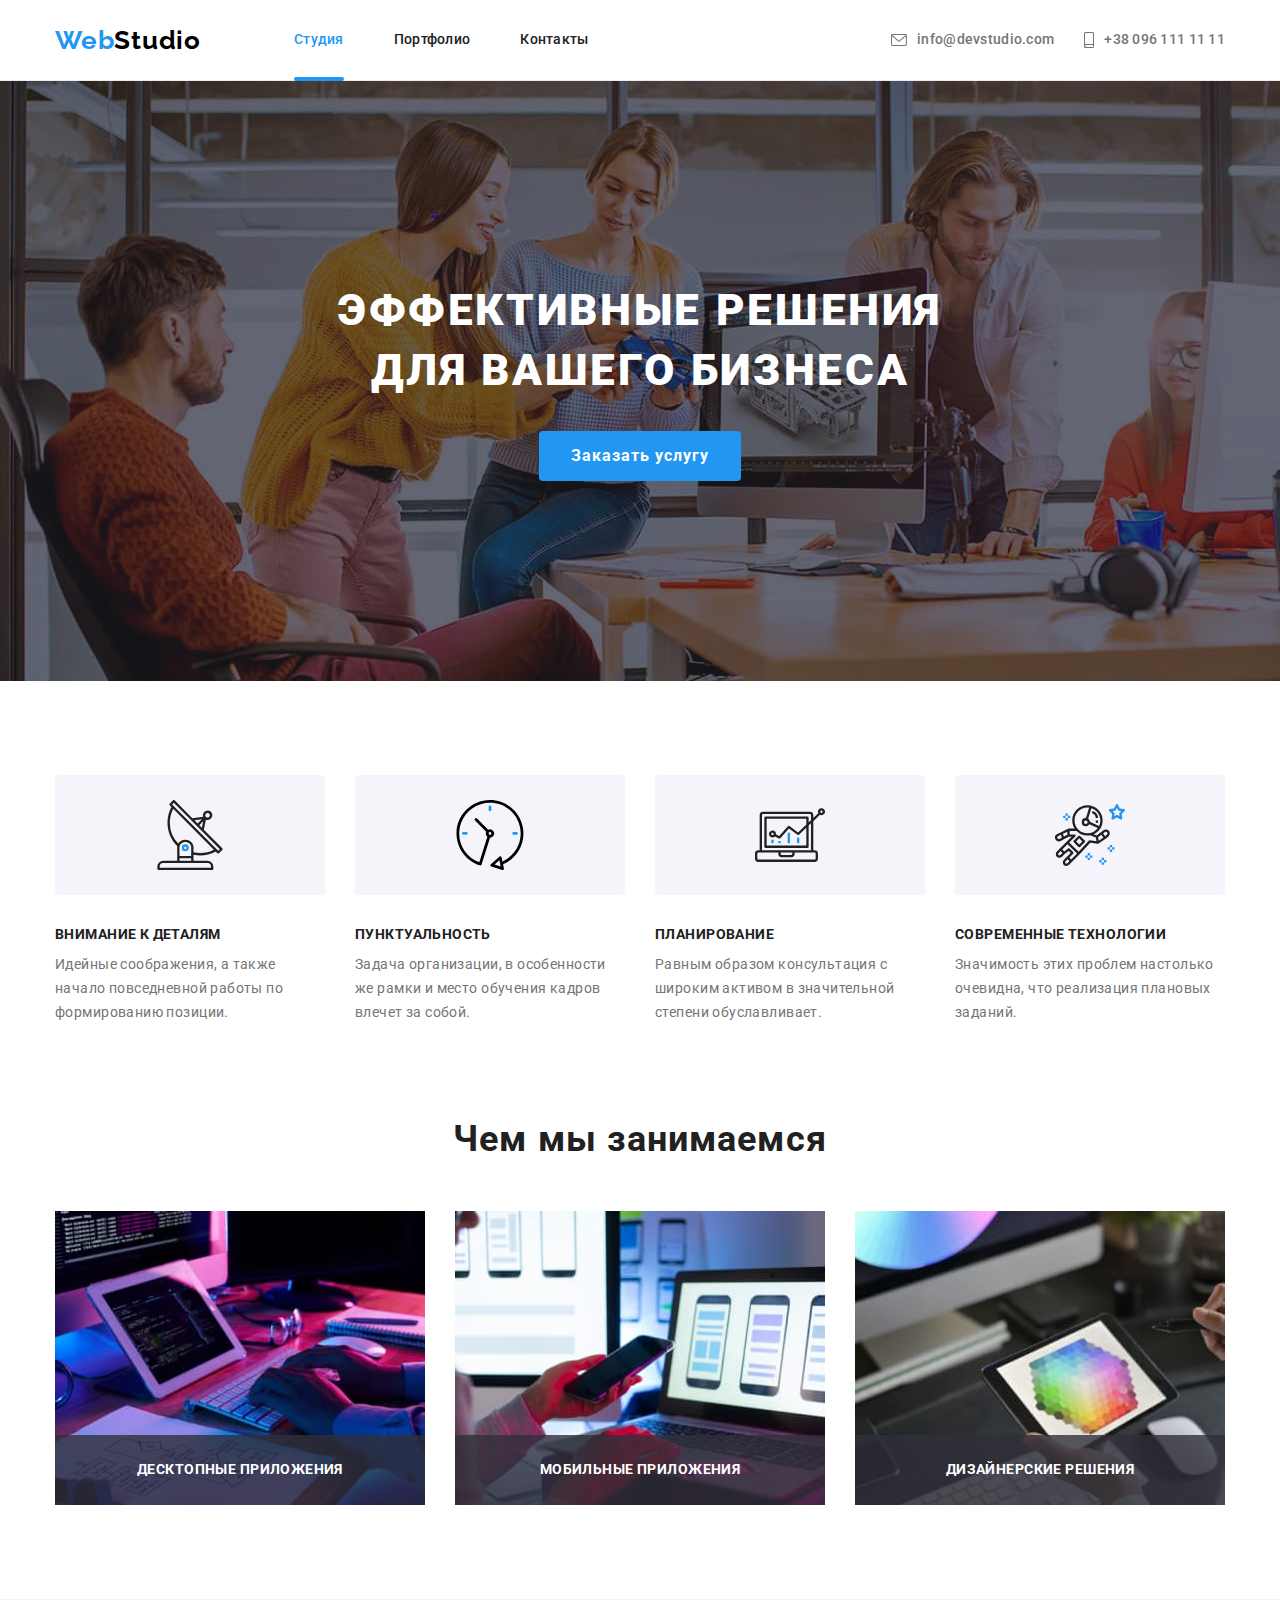
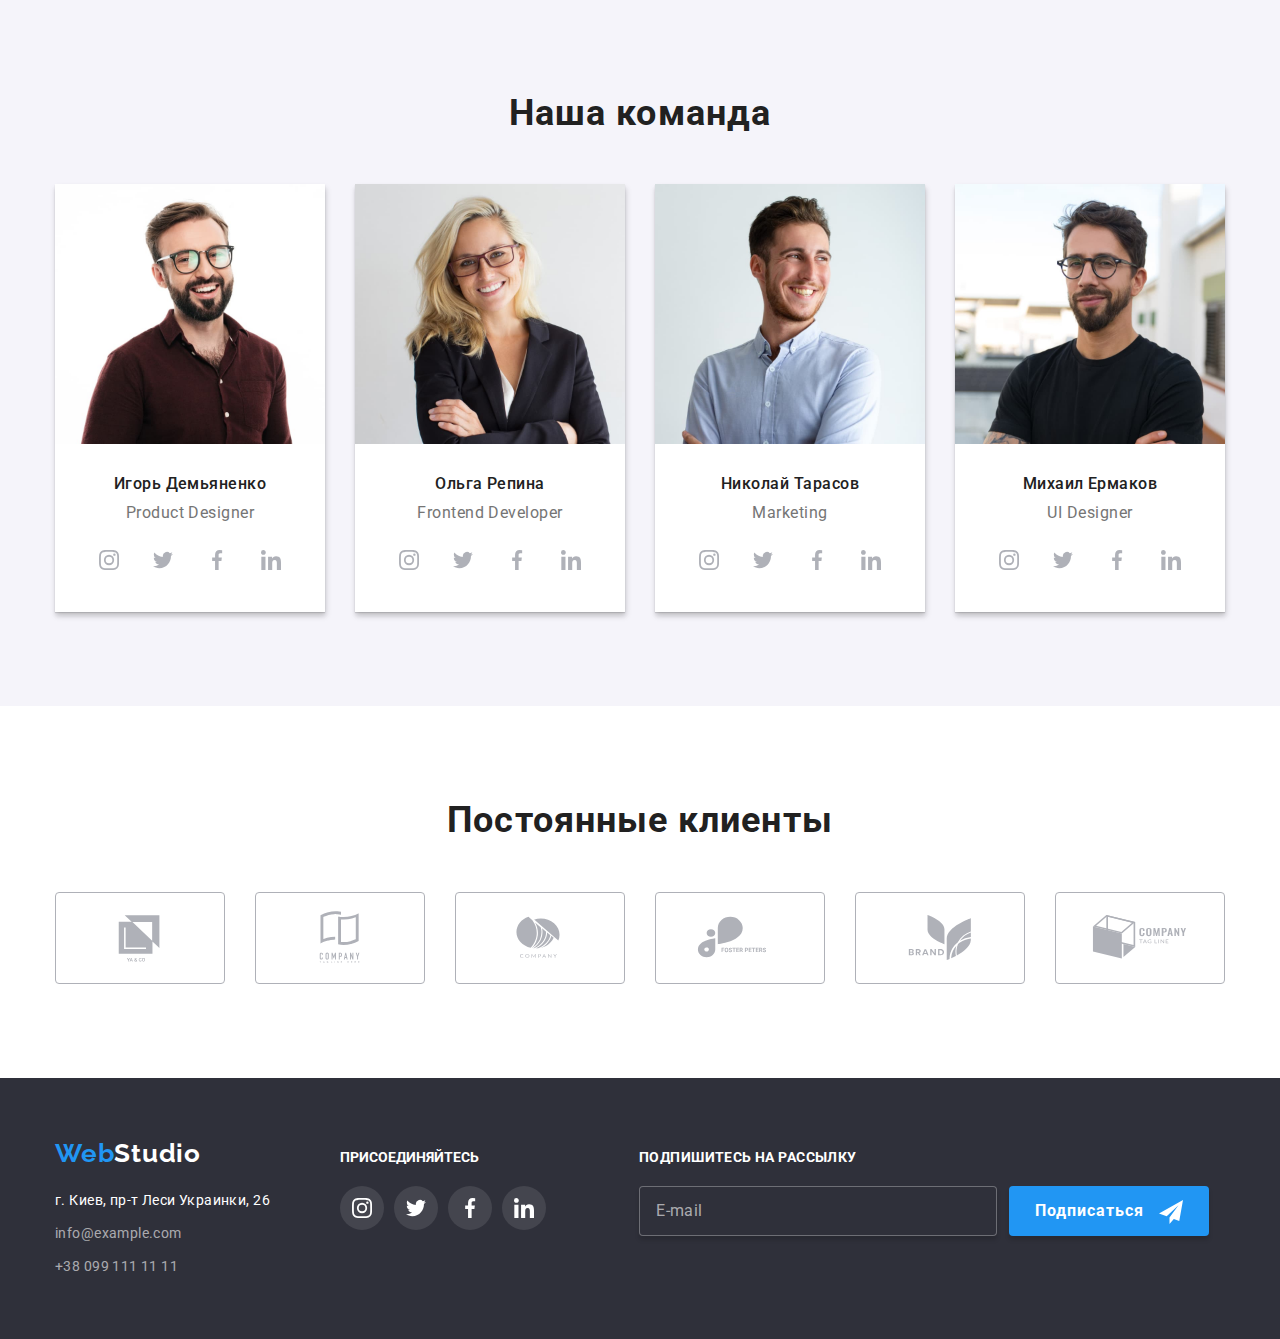
<file: index.html>
<!DOCTYPE html>
<html lang="ru">
  <head>
    <meta charset="UTF-8" />
    <meta http-equiv="X-UA-Compatible" content="IE=edge" />
    <meta name="viewport" content="width=device-width, initial-scale=1.0" />
    <title>Студия</title>
    <link
      href="https://fonts.googleapis.com/css2?family=Raleway:wght@700&family=Roboto:wght@400;500;700;900&display=swap"
      rel="stylesheet"
    />
    <link rel="stylesheet" href="./modern-normalize/modern-normalize.css" />
    <link rel="stylesheet" href="./css/styles.css" />
  </head>
  <body>
    <!-- шапка -->
    <header class="header">
      <div class="container header-wrapper">
        <!-- навигация -->
        <nav class="header-nav">
          <a href="./index.html" class="logo">Web<span class="header-studio">Studio</span></a>
          <ul class="site-nav list">
            <li class="site-nav-item">
              <a href="#" class="site-nav-link current">Студия</a>
            </li>
            <li class="site-nav-item">
              <a href="./portfolio.html" class="site-nav-link">Портфолио</a>
            </li>
            <li class="site-nav-item">
              <a href="#" class="site-nav-link">Контакты</a>
            </li>
          </ul>
        </nav>
        <ul class="auth-nav list">
          <li class="auth-nav-item">
            <a href="info@devstudio.com" class="auth-nav-link">
              <svg class="icon-envelope" width="16" height="12">
                <use href="./images/icons.svg#icon-envelope"></use>
              </svg>
              info@devstudio.com</a
            >
          </li>
          <li class="auth-nav-item">
            <a href="tel:+380961111111" class="auth-nav-link">
              <svg class="icon-smartphone" width="10" height="16">
                <use href="./images/icons.svg#icon-smartphone"></use>
              </svg>
              +38 096 111 11 11</a
            >
          </li>
        </ul>
      </div>
    </header>
    <!-- основное -->
    <main>
      <!-- секция c кнопкой -->
      <section class="hero section">
        <div class="container">
          <h1 class="hero-title">Эффективные решения для вашего бизнеса</h1>
          <button class="hero-button" type="button" data-modal-open>Заказать услугу</button>
        </div>
      </section>
      <!-- cекция с особенностями -->
      <section class="features section">
        <div class="container">
          <h2 class="title-hidden">Особенности команды WebStudio</h2>
          <ul class="list features-wrapper">
            <li class="features-item details-icon">
              <div class="features-icon">
                <svg width="70" height="70">
                  <use href="./images/icons.svg#icon-antenna"></use>
                </svg>
              </div>
              <h3 class="features-title">Внимание к деталям</h3>
              <p class="features-text">
                Идейные соображения, а также начало повседневной работы по формированию позиции.
              </p>
            </li>
            <li class="features-item punctuality-icon">
              <div class="features-icon">
                <svg width="70" height="70">
                  <use href="./images/icons.svg#icon-clock"></use>
                </svg>
              </div>
              <h3 class="features-title">Пунктуальность</h3>
              <p class="features-text">
                Задача организации, в особенности же рамки и место обучения кадров влечет за собой.
              </p>
            </li>
            <li class="features-item planning-icon">
              <div class="features-icon">
                <svg width="70" height="70">
                  <use href="./images/icons.svg#icon-diagram"></use>
                </svg>
              </div>
              <h3 class="features-title">Планирование</h3>
              <p class="features-text">
                Равным образом консультация с широким активом в значительной степени обуславливает.
              </p>
            </li>
            <li class="features-item technology-icon">
              <div class="features-icon">
                <svg width="70" height="70">
                  <use href="./images/icons.svg#icon-astronaut"></use>
                </svg>
              </div>
              <h3 class="features-title">Современные технологии</h3>
              <p class="features-text">
                Значимость этих проблем настолько очевидна, что реализация плановых заданий.
              </p>
            </li>
          </ul>
        </div>
      </section>
      <!-- чем мы занимаемся -->
      <section class="activity section">
        <div class="container">
          <h2 class="activity-title">Чем мы занимаемся</h2>
          <ul class="list activity-wrapper">
            <li class="activity-item">
              <div class="activity-wrap">
                <img
                  class="activity-picture"
                  src="./images/box1.jpg"
                  alt="Фронтенд разработка"
                  width="370"
                  height="294"
                />
                <p class="activity-description">Десктопные приложения</p>
              </div>
            </li>
            <li class="activity-item">
              <div class="activity-wrap">
                <img
                  class="activity-picture"
                  src="./images/box2.jpg"
                  alt="Разработка пользовательского интерфейса"
                  width="370"
                  height="294"
                />
                <p class="activity-description">Мобильные приложения</p>
              </div>
            </li>
            <li class="activity-item">
              <div class="activity-wrap">
                <img
                  class="activity-picture"
                  src="./images/box3.jpg"
                  alt="Дизайн продукта"
                  width="370"
                  height="294"
                />
                <p class="activity-description">Дизайнерские решения</p>
              </div>
            </li>
          </ul>
        </div>
      </section>
      <!-- наша команда -->
      <section class="team section">
        <div class="container">
          <h2 class="team-title">Наша команда</h2>
          <ul class="list team-wrapper">
            <li class="item">
              <img
                class="picture"
                src="./images/product-designer.jpg"
                alt="Человек, который формирует концепцию продукта"
                width="270"
                height="260"
              />
              <div class="card">
                <h3 class="team-name">Игорь Демьяненко</h3>
                <p class="team-role">Product Designer</p>
                <ul class="team-social list">
                  <li class="team-icons">
                    <a class="team-link" href="#">
                      <svg class="team-icon" width="20" height="20">
                        <use href="./images/icons.svg#icon-instagramteam"></use>
                      </svg>
                    </a>
                  </li>
                  <li class="team-icons">
                    <a class="team-link" href="#">
                      <svg class="team-icon" width="20" height="20">
                        <use href="./images/icons.svg#icon-twitterteam"></use>
                      </svg>
                    </a>
                  </li>
                  <li class="team-icons">
                    <a class="team-link" href="#">
                      <svg class="team-icon" width="20" height="20">
                        <use href="./images/icons.svg#icon-facebookteam"></use>
                      </svg>
                    </a>
                  </li>
                  <li class="team-icons">
                    <a class="team-link" href="#">
                      <svg class="team-icon" width="20" height="20">
                        <use href="./images/icons.svg#icon-linkedinteam"></use>
                      </svg>
                    </a>
                  </li>
                </ul>
              </div>
            </li>
            <li class="item">
              <img
                class="picture"
                src="./images/front-end-developer.jpg"
                alt="Человек, который занимается созданием веб-сайтов"
                width="270"
                height="260"
              />
              <div class="card">
                <h3 class="team-name">Ольга Репина</h3>
                <p class="team-role">Frontend Developer</p>
                <ul class="team-social list">
                  <li class="team-icons">
                    <a class="team-link" href="#">
                      <svg class="team-icon" width="20" height="20">
                        <use href="./images/icons.svg#icon-instagramteam"></use>
                      </svg>
                    </a>
                  </li>
                  <li class="team-icons">
                    <a class="team-link" href="#">
                      <svg class="team-icon" width="20" height="20">
                        <use href="./images/icons.svg#icon-twitterteam"></use>
                      </svg>
                    </a>
                  </li>
                  <li class="team-icons">
                    <a class="team-link" href="#">
                      <svg class="team-icon" width="20" height="20">
                        <use href="./images/icons.svg#icon-facebookteam"></use>
                      </svg>
                    </a>
                  </li>
                  <li class="team-icons">
                    <a class="team-link" href="#">
                      <svg class="team-icon" width="20" height="20">
                        <use href="./images/icons.svg#icon-linkedinteam"></use>
                      </svg>
                    </a>
                  </li>
                </ul>
              </div>
            </li>
            <li class="item">
              <img
                class="picture"
                src="./images/marketing.jpg"
                alt="Человек, отвечающий за маркетинг"
                width="270"
                height="260"
              />
              <div class="card">
                <h3 class="team-name">Николай Тарасов</h3>
                <p class="team-role">Marketing</p>
                <ul class="team-social list">
                  <li class="team-icons">
                    <a class="team-link" href="#">
                      <svg class="team-icon" width="20" height="20">
                        <use href="./images/icons.svg#icon-instagramteam"></use>
                      </svg>
                    </a>
                  </li>
                  <li class="team-icons">
                    <a class="team-link" href="#">
                      <svg class="team-icon" width="20" height="20">
                        <use href="./images/icons.svg#icon-twitterteam"></use>
                      </svg>
                    </a>
                  </li>
                  <li class="team-icons">
                    <a class="team-link" href="#">
                      <svg class="team-icon" width="20" height="20">
                        <use href="./images/icons.svg#icon-facebookteam"></use>
                      </svg>
                    </a>
                  </li>
                  <li class="team-icons">
                    <a class="team-link" href="#">
                      <svg class="team-icon" width="20" height="20">
                        <use href="./images/icons.svg#icon-linkedinteam"></use>
                      </svg>
                    </a>
                  </li>
                </ul>
              </div>
            </li>
            <li class="item">
              <img
                class="picture"
                src="./images/ui-designer.jpg"
                alt="Человек, работающий над графической частью интерфейса"
                width="270"
                height="260"
              />
              <div class="card">
                <h3 class="team-name">Михаил Ермаков</h3>
                <p class="team-role">UI Designer</p>
                <ul class="team-social list">
                  <li class="team-icons">
                    <a class="team-link" href="#">
                      <svg class="team-icon" width="20" height="20">
                        <use href="./images/icons.svg#icon-instagramteam"></use>
                      </svg>
                    </a>
                  </li>
                  <li class="team-icons">
                    <a class="team-link" href="#">
                      <svg class="team-icon" width="20" height="20">
                        <use href="./images/icons.svg#icon-twitterteam"></use>
                      </svg>
                    </a>
                  </li>
                  <li class="team-icons">
                    <a class="team-link" href="#">
                      <svg class="team-icon" width="20" height="20">
                        <use href="./images/icons.svg#icon-facebookteam"></use>
                      </svg>
                    </a>
                  </li>
                  <li class="team-icons">
                    <a class="team-link" href="#">
                      <svg class="team-icon" width="20" height="20">
                        <use href="./images/icons.svg#icon-linkedinteam"></use>
                      </svg>
                    </a>
                  </li>
                </ul>
              </div>
            </li>
          </ul>
        </div>
      </section>
      <!--постоянные клиенты -->
      <section class="clients section">
        <div class="container">
          <h2 class="clients-title">Постоянные клиенты</h2>
          <ul class="list clients-wrapper">
            <li class="clients-item">
              <a class="clients-link" href="#">
                <svg class="clients-icon" width="106" height="60">
                  <use href="./images/icons.svg#icon-yaco"></use>
                </svg>
              </a>
            </li>
            <li class="clients-item">
              <a class="clients-link" href="#">
                <svg class="clients-icon" width="106" height="60">
                  <use href="./images/icons.svg#icon-companytaglinehere"></use>
                </svg>
              </a>
            </li>
            <li class="clients-item">
              <a class="clients-link" href="#">
                <svg class="clients-icon" width="106" height="60">
                  <use href="./images/icons.svg#icon-company"></use>
                </svg>
              </a>
            </li>
            <li class="clients-item">
              <a class="clients-link" href="#">
                <svg class="clients-icon" width="106" height="60">
                  <use href="./images/icons.svg#icon-foster"></use>
                </svg>
              </a>
            </li>
            <li class="clients-item">
              <a class="clients-link" href="#">
                <svg class="clients-icon" width="106" height="60">
                  <use href="./images/icons.svg#icon-brand"></use>
                </svg>
              </a>
            </li>
            <li class="clients-item">
              <a class="clients-link" href="#">
                <svg class="clients-icon" width="106" height="60">
                  <use href="./images/icons.svg#icon-companttagline"></use>
                </svg>
              </a>
            </li>
          </ul>
        </div>
      </section>
    </main>
    <!-- футер -->
    <footer class="footer">
      <div class="container footer-wrapper">
        <div>
          <a class="logo" href="./index.html">Web<span class="footer-studio">Studio</span></a>
          <address>
            <ul class="address list">
              <li class="item">
                <a
                  class="address-link"
                  href="https://goo.gl/maps/dMJrHMzc6mi3SanNA"
                  target="_blank"
                  rel="noopener noreferrer"
                  >г. Киев, пр-т Леси Украинки, 26</a
                >
              </li>
              <li class="item"><a class="link" href="info@devstudio.com">info@example.com</a></li>
              <li class="item"><a class="link" href="tel:+380991111111">+38 099 111 11 11</a></li>
            </ul>
          </address>
        </div>
        <div class="social-wrapper">
          <h2 class="social-title">Присоединяйтесь</h2>
          <ul class="social-list list">
            <li class="social-item">
              <a class="social-link" href="#">
                <svg class="social-icon" width="20" height="20">
                  <use href="./images/icons.svg#icon-instagramteam"></use>
                </svg>
              </a>
            </li>
            <li class="social-item">
              <a class="social-link" href="#">
                <svg class="social-icon" width="20" height="20">
                  <use href="./images/icons.svg#icon-twitterteam"></use>
                </svg>
              </a>
            </li>
            <li class="social-item">
              <a class="social-link" href="#">
                <svg class="social-icon" width="20" height="20">
                  <use href="./images/icons.svg#icon-facebookteam"></use>
                </svg>
              </a>
            </li>
            <li class="social-item">
              <a class="social-link" href="#">
                <svg class="social-icon" width="20" height="20">
                  <use href="./images/icons.svg#icon-linkedinteam"></use>
                </svg>
              </a>
            </li>
          </ul>
        </div>
        <div class="subscribe-wrapper">
          <h2 class="subscribe-title">Подпишитесь на рассылку</h2>
          <form class="subscribe-form">
            <input class="subscribe-input" type="email" name="email" placeholder="E-mail" />
            <button class="subscribe-button" type="submit">
              Подписаться
              <svg class="subscribe-icon" width="24" height="24">
                <use href="./images/icons.svg#icon-send"></use>
              </svg>
            </button>
          </form>
        </div>
      </div>
    </footer>
    <!-- модальное окно -->
    <div class="backdrop is-hidden" data-modal>
      <div class="modal">
        <button class="modal-close-button" type="button" data-modal-close>
          <svg class="modal-close-icon" width="11" height="11">
            <use href="./images/icons.svg#icon-close"></use>
          </svg>
        </button>
        <form class="callback-form">
          <strong class="callback-form-title">Оставьте свои данные, мы вам перезвоним</strong>
          <label class="callback-form-lable" for="name">Имя</label>
          <div class="callback-form-field">
            <input class="callback-form-input" type="text" name="name" id="name" />
            <svg class="callback-form-input-icon" width="18" height="18">
              <use href="./images/icons.svg#icon-person-callback-form"></use>
            </svg>
          </div>
          <label class="callback-form-lable" for="tel">Телефон</label>
          <div class="callback-form-field">
            <input class="callback-form-input" type="tel" name="tel" id="tel" />
            <svg class="callback-form-input-icon" width="18" height="18">
              <use href="./images/icons.svg#icon-phone-callback-form"></use>
            </svg>
          </div>
          <label class="callback-form-lable" for="email">Почта</label>
          <div class="callback-form-field">
            <input class="callback-form-input" type="email" name="email" id="email" />
            <svg class="callback-form-input-icon" width="18" height="18">
              <use href="./images/icons.svg#icon-email-callback-form"></use>
            </svg>
          </div>
          <label class="callback-form-lable" for="comment">Комментарий</label>
          <textarea
            class="callback-form-comment"
            name="comment"
            id="comment"
            placeholder="Введите текст"
          ></textarea>
          <label class="callback-form-checkbox">
            <input
              class="callback-form-checkbox-input checkbox-hidden"
              type="checkbox"
              name="arragement"
              tabindex="-1"
            />
            <span class="callback-form-checkbox-icon-wrap" tabindex="0">
              <svg width="16" height="15">
                <use href="./images/icons.svg#icon-check"></use>
              </svg>
            </span>
            <span class="callback-form-agreement-text">
              Соглашаюсь с рассылкой и принимаю
              <a class="callback-form-agreement-link" href="#">Условия договора</a>
            </span>
          </label>
          <button class="callback-form-button" type="submit">Отправить</button>
        </form>
      </div>
    </div>
    <script src="./js/modal.js"></script>
  </body>
</html>
</file>
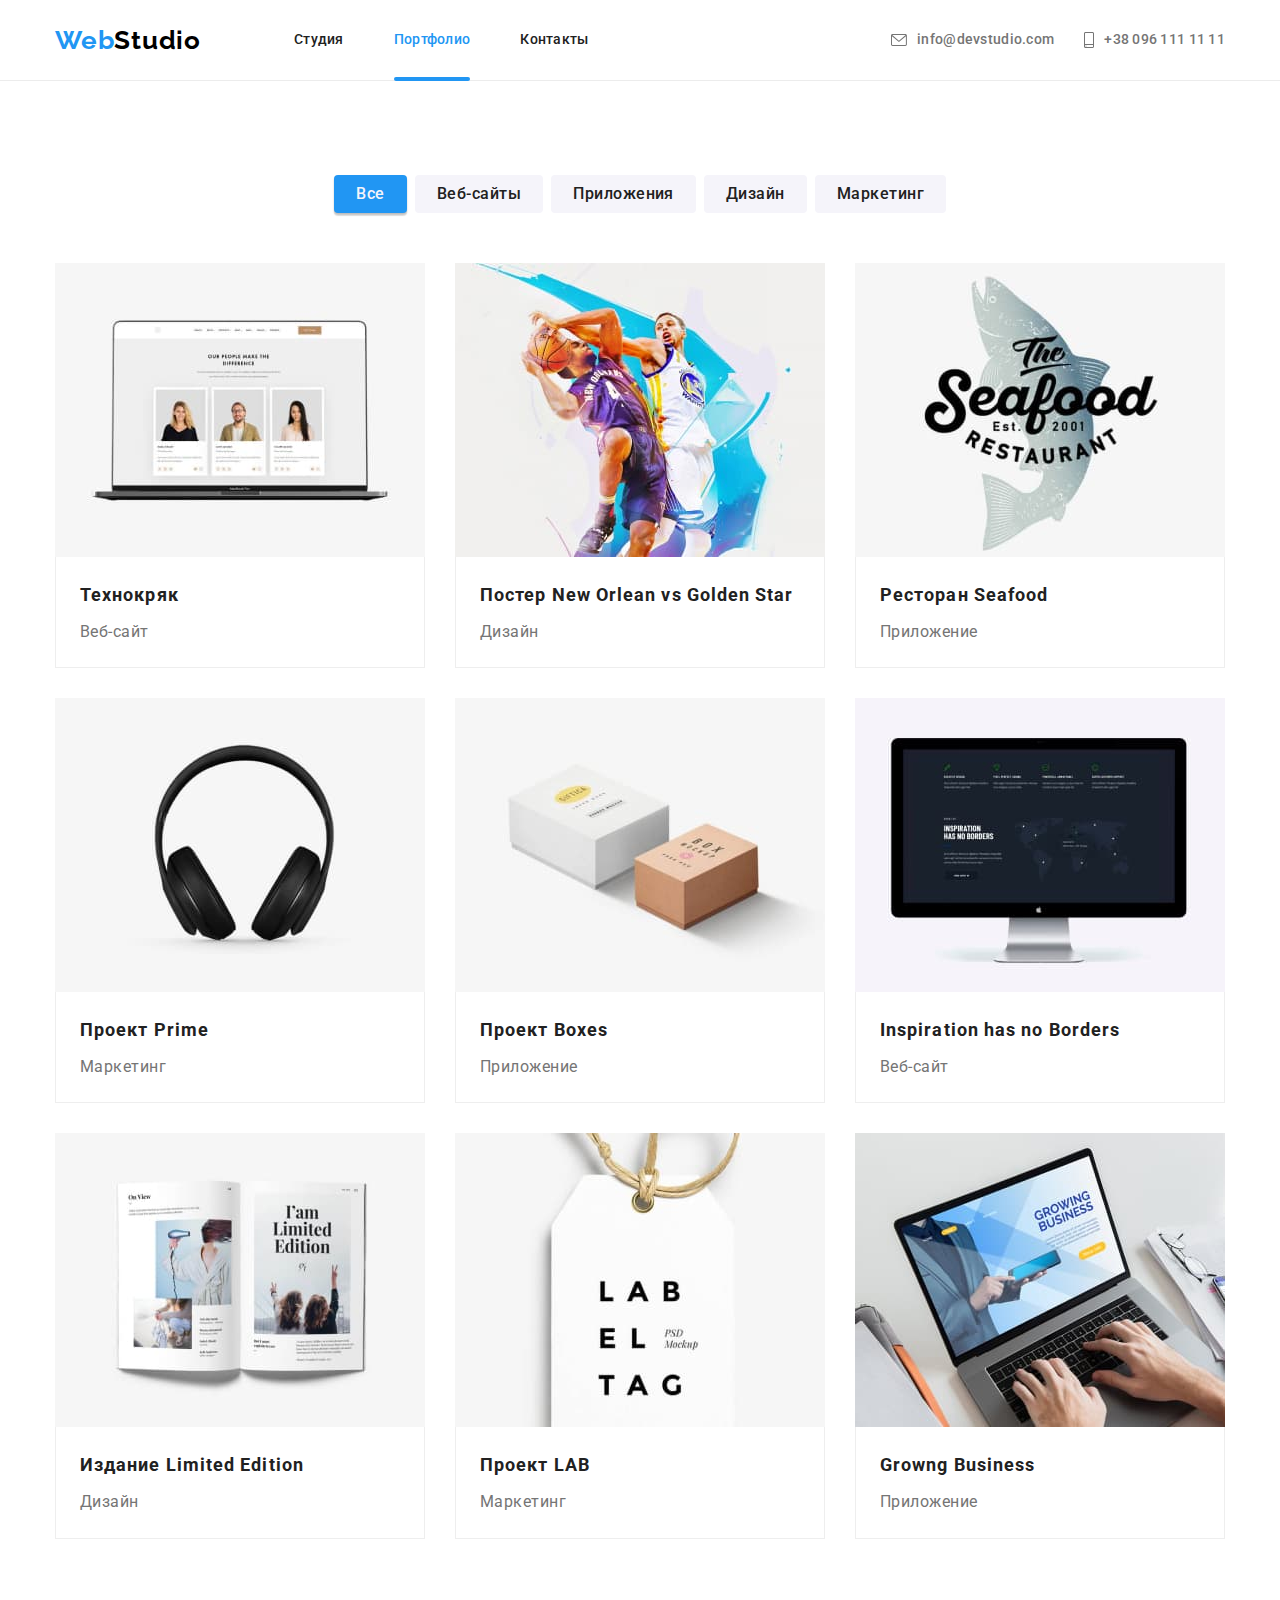
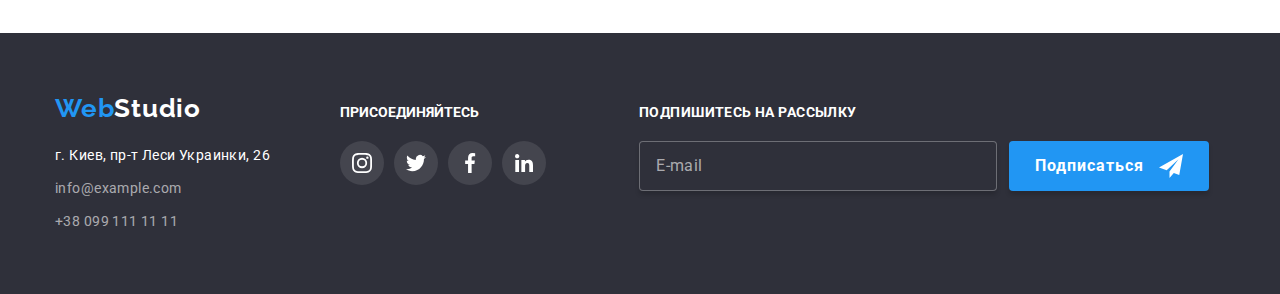
<file: portfolio.html>
<!DOCTYPE html>
<html lang="ru">
  <head>
    <meta charset="UTF-8" />
    <meta http-equiv="X-UA-Compatible" content="IE=edge" />
    <meta name="viewport" content="width=device-width, initial-scale=1.0" />
    <title>Portfolio</title>
    <link
      href="https://fonts.googleapis.com/css2?family=Raleway:wght@700&family=Roboto:wght@400;500;700;900&display=swap"
      rel="stylesheet"
    />
    <link rel="stylesheet" href="./modern-normalize/modern-normalize.css" />
    <link rel="stylesheet" href="./css/styles.css" />
  </head>
  <body>
    <!-- шапка -->
    <header class="header">
      <div class="container header-wrapper">
        <!-- навигация -->
        <nav class="header-nav">
          <a href="#" class="logo">Web<span class="header-studio">Studio</span></a>
          <ul class="site-nav list">
            <li class="site-nav-item">
              <a href="./index.html" class="site-nav-link">Студия</a>
            </li>
            <li class="site-nav-item">
              <a href="#" class="site-nav-link current">Портфолио</a>
            </li>
            <li class="site-nav-item">
              <a href="#" class="site-nav-link">Контакты</a>
            </li>
          </ul>
        </nav>
        <ul class="auth-nav list">
          <li class="auth-nav-item">
            <a class="auth-nav-link" href="info@devstudio.com">
              <svg class="icon-envelope" width="16" height="12">
                <use href="./images/icons.svg#icon-envelope"></use>
              </svg>
              info@devstudio.com</a
            >
          </li>
          <li class="auth-nav-item">
            <a class="auth-nav-link" href="tel:+380961111111">
              <svg class="icon-smartphone" width="10" height="16">
                <use href="./images/icons.svg#icon-smartphone"></use>
              </svg>
              +38 096 111 11 11</a
            >
          </li>
        </ul>
      </div>
    </header>
    <!-- основное -->
    <main>
      <!-- секция примеры проектов -->
      <section class="examples section">
        <div class="container">
          <h1 class="title-hidden">примеры</h1>
          <ul class="filters filters-wrapper list">
            <li class="filters-item">
              <button class="filters-button button-active" type="button">Все</button>
            </li>
            <li class="filters-item">
              <button class="filters-button" type="button">Веб-сайты</button>
            </li>
            <li class="filters-item">
              <button class="filters-button" type="button">Приложения</button>
            </li>
            <li class="filters-item">
              <button class="filters-button" type="button">Дизайн</button>
            </li>
            <li class="filters-item">
              <button class="filters-button" type="button">Маркетинг</button>
            </li>
          </ul>
          <ul class="list examples-wrapper">
            <li class="item">
              <a class="examples-link" href="#">
                <div class="examples-overlay">
                  <img
                    class="picture"
                    src="./images/texnokryak.jpg"
                    alt="Пример проекта веб-сайта Технокряк"
                    width="370"
                    height="294"
                  />
                  <p class="overlay-text">
                    Ресурс предлагает комплексные предложения с разным уровнем функционала и
                    сервисов. Все это позволит посетителю получить исчерпывающие сведения о компании
                    или частном лице.
                  </p>
                </div>
                <div class="card">
                  <h3 class="examples-title">Технокряк</h3>
                  <p class="examples-text">Веб-сайт</p>
                </div>
              </a>
            </li>
            <li class="item">
              <a href="#" class="examples-link">
                <div class="examples-overlay">
                  <img
                    class="picture"
                    src="./images/post-new-orlean-golden-star.jpg"
                    alt="Пример дизайна постера New Orlean vs Golden Star"
                    width="370"
                    height="294"
                  />
                  <p class="overlay-text">
                    Ресурс предлагает комплексные предложения с разным уровнем функционала и
                    сервисов. Все это позволит посетителю получить исчерпывающие сведения о компании
                    или частном лице.
                  </p>
                </div>
                <div class="card">
                  <h3 class="examples-title">Постер New Orlean vs Golden Star</h3>
                  <p class="examples-text">Дизайн</p>
                </div>
              </a>
            </li>
            <li class="item">
              <a href="" class="examples-link">
                <div class="examples-overlay">
                  <img
                    class="picture"
                    src="./images/restaurant-seafood.jpg"
                    alt="Пример приложения для ресторана Seafood"
                    width="370"
                    height="294"
                  />
                  <p class="overlay-text">
                    Ресурс предлагает комплексные предложения с разным уровнем функционала и
                    сервисов. Все это позволит посетителю получить исчерпывающие сведения о компании
                    или частном лице.
                  </p>
                </div>
                <div class="card">
                  <h3 class="examples-title">Ресторан Seafood</h3>
                  <p class="examples-text">Приложение</p>
                </div>
              </a>
            </li>
            <li class="item">
              <a href="#" class="examples-link">
                <div class="examples-overlay">
                  <img
                    class="picture"
                    src="./images/project-prime.jpg"
                    alt="Пример проекта Prime"
                    width="370"
                    height="294"
                  />
                  <p class="overlay-text">
                    Ресурс предлагает комплексные предложения с разным уровнем функционала и
                    сервисов. Все это позволит посетителю получить исчерпывающие сведения о компании
                    или частном лице.
                  </p>
                </div>
                <div class="card">
                  <h3 class="examples-title">Проект Prime</h3>
                  <p class="examples-text">Маркетинг</p>
                </div>
              </a>
            </li>
            <li class="item">
              <a href="#" class="examples-link">
                <div class="examples-overlay">
                  <img
                    class="picture"
                    src="./images/project-boxes.jpg"
                    alt="Проект приложения Boxes"
                    width="370"
                    height="294"
                  />
                  <p class="overlay-text">
                    Ресурс предлагает комплексные предложения с разным уровнем функционала и
                    сервисов. Все это позволит посетителю получить исчерпывающие сведения о компании
                    или частном лице.
                  </p>
                </div>
                <div class="card">
                  <h3 class="examples-title">Проект Boxes</h3>
                  <p class="examples-text">Приложение</p>
                </div>
              </a>
            </li>
            <li class="item">
              <a href="#" class="examples-link">
                <div class="examples-overlay">
                  <img
                    class="picture"
                    src="./images/inspiration-has-a-borders.jpg"
                    alt="Проект веб-сайта Inspiration has no borders"
                    width="370"
                    height="294"
                  />
                  <p class="overlay-text">
                    Ресурс предлагает комплексные предложения с разным уровнем функционала и
                    сервисов. Все это позволит посетителю получить исчерпывающие сведения о компании
                    или частном лице.
                  </p>
                </div>
                <div class="card">
                  <h3 class="examples-title">Inspiration has no Borders</h3>
                  <p class="examples-text">Веб-сайт</p>
                </div>
              </a>
            </li>
            <li class="item">
              <a href="#" class="examples-link">
                <div class="examples-overlay">
                  <img
                    class="picture"
                    src="./images/limited-edition.jpg"
                    alt="Пример дизайна издания Limited Edition"
                    width="370"
                    height="294"
                  />
                  <p class="overlay-text">
                    Ресурс предлагает комплексные предложения с разным уровнем функционала и
                    сервисов. Все это позволит посетителю получить исчерпывающие сведения о компании
                    или частном лице.
                  </p>
                </div>
                <div class="card">
                  <h3 class="examples-title">Издание Limited Edition</h3>
                  <p class="examples-text">Дизайн</p>
                </div>
              </a>
            </li>
            <li class="item">
              <a href="#" class="examples-link">
                <div class="examples-overlay">
                  <img
                    class="picture"
                    src="./images/project-lab.jpg"
                    alt="Пример проекта LAB"
                    width="370"
                    height="294"
                  />
                  <p class="overlay-text">
                    Ресурс предлагает комплексные предложения с разным уровнем функционала и
                    сервисов. Все это позволит посетителю получить исчерпывающие сведения о компании
                    или частном лице.
                  </p>
                </div>
                <div class="card">
                  <h3 class="examples-title">Проект LAB</h3>
                  <p class="examples-text">Маркетинг</p>
                </div>
              </a>
            </li>
            <li class="item">
              <a class="examples-link" href="#">
                <div class="examples-overlay">
                  <img
                    class="picture"
                    src="./images/growing-business.jpg"
                    alt="Проект приложения Growing Business"
                    width="370"
                    height="294"
                  />
                  <p class="overlay-text">
                    Ресурс предлагает комплексные предложения с разным уровнем функционала и
                    сервисов. Все это позволит посетителю получить исчерпывающие сведения о компании
                    или частном лице.
                  </p>
                </div>
                <div class="card">
                  <h3 class="examples-title">Growng Business</h3>
                  <p class="examples-text">Приложение</p>
                </div>
              </a>
            </li>
          </ul>
        </div>
      </section>
    </main>
    <!-- футер -->
    <footer class="footer">
      <div class="container footer-wrapper">
        <div>
          <a class="logo" href="./index.html">Web<span class="footer-studio">Studio</span></a>
          <address>
            <ul class="address list">
              <li class="item">
                <a
                  class="address-link"
                  href="https://goo.gl/maps/dMJrHMzc6mi3SanNA"
                  target="_blank"
                  rel="noopener noreferrer"
                  >г. Киев, пр-т Леси Украинки, 26</a
                >
              </li>
              <li class="item"><a class="link" href="info@devstudio.com">info@example.com</a></li>
              <li class="item"><a class="link" href="tel:+380991111111">+38 099 111 11 11</a></li>
            </ul>
          </address>
        </div>
        <div class="social-wrapper">
          <h2 class="social-title">Присоединяйтесь</h2>
          <ul class="social-list list">
            <li class="social-item">
              <a class="social-link" href="#">
                <svg class="social-icon" width="20" height="20">
                  <use href="./images/icons.svg#icon-instagramteam"></use>
                </svg>
              </a>
            </li>
            <li class="social-item">
              <a class="social-link" href="#">
                <svg class="social-icon" width="20" height="20">
                  <use href="./images/icons.svg#icon-twitterteam"></use>
                </svg>
              </a>
            </li>
            <li class="social-item">
              <a class="social-link" href="#">
                <svg class="social-icon" width="20" height="20">
                  <use href="./images/icons.svg#icon-facebookteam"></use>
                </svg>
              </a>
            </li>
            <li class="social-item">
              <a class="social-link" href="#">
                <svg class="social-icon" width="18" height="18">
                  <use href="./images/icons.svg#icon-linkedinteam"></use>
                </svg>
              </a>
            </li>
          </ul>
        </div>
        <div class="subscribe-wrapper">
          <p class="subscribe-title">Подпишитесь на рассылку</p>
          <form class="subscribe-form">
            <input class="subscribe-input" type="email" name="email" placeholder="E-mail" />
            <button class="subscribe-button" type="submit">
              Подписаться
              <svg class="subscribe-icon" width="24" height="24">
                <use href="./images/icons.svg#icon-send"></use>
              </svg>
            </button>
          </form>
        </div>
      </div>
    </footer>
    <script src="./js/modal.js"></script>
  </body>
</html>
</file>
<file: css/styles.css>
:root {
   --white-color: #ffffff;
   --primary-text-color: rgba(33, 33, 33, 1);
   --secondary-text-color: rgba(117, 117, 117, 1);
   --accent-color: rgba(33, 150, 243, 1);
   --logo-studio-color: #000000;
   --background-hero: rgba(47, 48, 58, 1);
   --background-section-team: #F5F4FA;
   --footer-background-color: rgba(47, 48, 58, 1);
   --address-links-color: rgba(255, 255, 255, 0.6);
   --backgroung-buttons-color: rgba(245, 244, 250, 1);
   --primary-buttons-text-color: rgba(33, 33, 33, 1);
   --background-for-button: #188CE8;
   --border-color-cards: rgba(238, 238, 238, 1);
   --border-for-header: rgba(236, 236, 236, 1);
   --button-active-color: rgba(245, 244, 250, 1);
   --color-for-team-cards: rgba(255, 255, 255, 1);
   --gradient-color: rgba(47, 48, 58, 0.4) 35%;
   --background-features-card: #F5F4FA;
   --color-for-join: rgba(255, 255, 255, 1);
   --icon-color: rgba(175, 177, 184, 1);
   --color-for-links: rgba(255, 255, 255, 1);
   --icon-background-color: rgba(255, 255, 255, .1);
   --overlay-color: rgba(0, 0, 0, 0.2);
   --modal-window-color: rgba(255, 255, 255, 1);
   --activity-cards-text-color: rgba(255, 255, 255, 1);
   --activity-cards-background: rgba(47, 48, 58, 0.8);
   --ovarlay-examples-cards-color: rgba(33, 150, 243, 0.9);
   --overlay-examples-text-color: rgba(255, 255, 255, 1);
   --close-button-color: #000000;
   --subscribe-title-color: rgba(255, 255, 255, 1);
   --subscribe-button-color:rgba(255, 255, 255, 1);
   --subscribe-button-box-shadow: rgba(0, 0, 0, 0.15);
   --subscribe-button-background-color: rgba(33, 150, 243, 1);
   --subscribe-button-hover-background-color: #188ce8;
   --subscribe-icon-color: rgba(255, 255, 255, 1);
   --subscribe-input-text-color:rgba(255, 255, 255, 0.6);
   --callback-title-color: rgba(33, 33, 33, 1);
   --callback-form-lable-color: rgba(117, 117, 117, 1);
   --callback-form-input-border-color: rgba(33, 33, 33, 0.2);
   --callback-agreenamt-link-color: rgba(33, 150, 243, 1);
   --callbackform-agreemant-text: rgba(117, 117, 117, 1);
   --call-back-form-checkbox-border-color: rgba(33, 33, 33, 1);
   --checkbox-button-hover-color: #188ce8;

   --timing-function : cubic-bezier(0.4, 0, 0.2, 1);
}

/* list */
.list {
    padding: 0;
    margin: 0;

    list-style: none;
}

/* скрыть заголовки*/
.title-hidden {
    position: absolute;

    width: 1px;
    height: 1px;
    margin: -1px;
    border: 0;
    padding: 0;
    white-space: nowrap;

    clip-path: inset(100%);
    clip: rect(0 0 0 0);
    
    overflow: hidden;
}

.checkbox-hidden {
    position: absolute;
    
    width: 1px;
    height: 1px;
    margin: -1px;
    border: 0;
    padding: 0;
    white-space: nowrap;
    
    clip-path: inset(100%);
    clip: rect(0 0 0 0);
    
    overflow: hidden;
}

/*  */
body { 
    color: var(--primary-text-color);
    background-color: var(--white-color);
    font-family: Roboto, sans-serif;
    font-style: normal;
    font-weight: 400;
    font-size: 14px;
} 

h1,
h2,
h3,
h4,
h5,
h6,
p,
ul {
    margin-top: 0;
    margin-bottom: 0;
}

.container {
    width: 1200px;
    margin: 0 auto;
    padding: 0 15px;
}

.section {
    padding-top: 94px;
    padding-bottom: 94px;
}

/* шапка */
.header {
   border-bottom: 1px solid var(--border-for-header);
}

.header-wrapper {
    display: flex;
}

.header-nav {
    display: flex;
    align-items: center;
}

.header-studio {
    color: var(--logo-studio-color);
    text-decoration: none;
    letter-spacing: 0.03em;
}

.logo {
    display: block;

    color: var(--accent-color);
    font-family: Raleway, sans-serif;
    font-weight: 700;
    font-size: 26px;
    line-height: 1.19;
    letter-spacing: 0.03em;
    text-decoration: none;
}

.logo:focus {
    color: var(--accent-color);
}

.site-nav {
    display: flex;
    margin-left: 93px;
}

.site-nav-item:not(:last-child) {
    margin-right: 50px;
} 

.site-nav-item {
    position: relative;
}

.site-nav-link {
    display: inline-block;
    padding-top: 32px;
    padding-bottom: 32px;

    color: var(--primary-text-color);
    text-decoration: none;
    font-weight: 500;
    font-size: 14px;
    line-height: 1.14;
    letter-spacing: 0.02em;  

    transition: color 250ms var(--timing-function);
}

.site-nav-link.current::after {
    position: absolute;
    left: 0;
    bottom: -1px;

    content: '';

    display: block;
    width: 100%;
    height: 4px;
    background-color: var(--accent-color);
    border-radius: 2px;
}

.site-nav-link:hover,
.site-nav-link:focus {
    color: var(--accent-color)
}

.auth-nav {
    display: flex;
    margin-left: auto;
}

.auth-nav-item:not(:last-child) {
    margin-right: 30px;
}

.auth-nav-link {
    display: flex;
    align-items: center;
    
    padding-top: 32px;
    padding-bottom: 32px;

    color: var(--secondary-text-color);
    text-decoration: none;
    font-weight: 500;
    font-size: 14px;
    line-height: 1.14;
    letter-spacing: 0.02em;

    transition: color 250ms var(--timing-function);
}

.auth-nav-link:hover, 
.auth-nav-link:focus {
    color: var(--accent-color);
}

.auth-nav .icon-envelope {
    margin-right: 10px;

    fill: currentColor;
}

.auth-nav .icon-smartphone {
    margin-right: 10px;

    fill: currentColor;
}

.current {
    color: var(--accent-color)
}

/* секция героя с кнопкой */
.hero {
    max-width: 1600px;
    height: 600px;
    margin: auto;  

    text-align: center;

    background-color: var(--background-hero);   
    background-image: linear-gradient(
        var(--gradient-color),
        var(--gradient-color)),
        url(../images/background-image.jpg
        );   
}
      
.hero.section {
    padding: 200px 0;
}

.hero .hero-title {
    margin: 0 auto;
    width: 696px;

    color: var(--white-color);
    font-weight: 900;
    font-size: 44px;
    line-height: 1.36;
    text-transform: uppercase;
    letter-spacing: 0.06em;
}

.hero .hero-button {
    /* position: relative; */

    display: block;
    border: none;
    border-radius: 4px;
    padding: 10px 32px;
    margin: 30px auto 0;
    min-width: 130px;

    color: var(--white-color);
    background-color: var(--accent-color);
    cursor: pointer;
    font-family: inherit;
    font-weight: 700;
    font-size: 16px;
    line-height: 1.875;
    letter-spacing: 0.06em;

    transition: background-color 250ms var(--timing-function);
}

.hero .hero-button:hover,
.hero .hero-button:focus {
    background-color: var(--background-for-button);
}

/* особенностей  */
.features {
    background-color: var(--white-color);
}

.features-wrapper {
    display: flex;
    flex-wrap: wrap;
    align-items: center;
    justify-content: center;
}

.features .features-item {
    flex-basis: 270px;
}

.features-wrapper .features-item:not(:last-child) {
    margin-right: 30px;
}

.features .features-title {
    margin-bottom: 10px;
    margin-bottom: 10px;

    color: var(--primary-text-color);
    font-weight: 700;
    font-size: 14px;
    line-height: 1.14;
    text-transform: uppercase;
    letter-spacing: 0.03em;
}

.features .features-text {
    color: var(--secondary-text-color);
    font-size: 14px;
    line-height: 1.71;
    letter-spacing: 0.03em;
}

.features-icon {
    display: flex;
    align-items: center;
    justify-content: center;
    margin-bottom: 32px;


    border-radius: 4px;

    height: 120px;

    background-color: var(--background-features-card);
}

 /* чем мы занимаемся */
.activity.section {
    padding-top: 0px;

    background-color: var(--white-color);
}

.activity .activity-title {
    margin-bottom: 50px;

    color: var(--primary-text-color);
    font-weight: 700;
    font-size: 36px;
    line-height: 1.16;
    text-align: center;
    letter-spacing: 0.03em;
}

.activity-wrapper {
    display: flex;
}

.activity-wrapper .activity-item:not(:last-child) {
    margin-right: 30px;
}

.activity .activity-picture {
    display: block;
}

.activity-wrap {
    position: relative;
}

.activity-description {
    position: absolute;

    bottom: 0;
    width: 100%;
    padding: 27px 0;
    
    background-color: var(--activity-cards-background);
    color: var(--activity-cards-text-color);
    font-weight: 700;
    line-height: 1.14;
    text-align: center;
    letter-spacing: 0.03em;
    text-transform: uppercase;


}
/* наша команда */
.team {
    background-color: var(--background-section-team);
}

.team .team-title {
    margin-bottom: 50px;

    color: var(--primary-text-color);
    text-align: center;
    font-weight: 700;
    font-size: 36px;
    line-height: 1.16;
    letter-spacing: 0.03em;
}

.team-wrapper {
    display: flex;
}

.team-wrapper .item {
    background-color: var(--color-for-team-cards);
    box-shadow: 0px 1px 1px rgba(0, 0, 0, 0.12),
        0px 4px 4px rgba(0, 0, 0, 0.06),
        1px 4px 6px rgba(0, 0, 0, 0.16);
}

.team-wrapper .item:not(:last-child) {
    margin-right: 30px;
}

.team-wrapper .card {
    padding-top: 30px;
    padding-bottom: 30px;
}

.team-wrapper img {
    display: block;
}

.team .team-name {
    margin-bottom: 10px;

    color: var(--primary-text-color);
    text-align: center;
    font-weight: 500;
    font-size: 16px;
    line-height: 1.19;
    letter-spacing: 0.03em;
}

.team .team-role {
    margin-bottom: 16px;

    color: var(--secondary-text-color);
    text-align: center;
    font-size: 16px;
    line-height: 1.19;
    letter-spacing: 0.03em;
}

.team .team-social {
    display: flex;
    justify-content: center;
    align-items: center;

}
.team-icons:not(:last-child) {
    margin-right: 10px;
}

.team-link {
    display: flex;
    width: 44px;
    height: 44px;
    border-radius: 50%;

    justify-content: center;
    align-items: center; 
    color: var(--icon-color); 
    transition: background-color 250ms var(--timing-function), color 250ms var(--timing-function);
}

.team-icon {
    fill: currentColor;
}

.team-link:hover,
.team-link:focus {
    background-color: var(--accent-color);
    color: var(--color-for-team-cards);
}

/* постоянные клиенты */
.clients .clients-title {
    color: var(--primary-text-color);
    font-weight: 700;
    font-size: 36px;
    line-height: 1.16;
    letter-spacing: 0.03em;
    text-align: center;

    margin-bottom: 50px;

}

.clients .clients-wrapper {
    display: flex;     
}

.clients .clients-item {
    flex-basis: 170px;
}

.clients .clients-item:not(:last-child){
    margin-right: 30px;
}

.clients .clients-link {
    display: flex;
    
    height: 92px;
    justify-content: center;
    align-items: center;


    border: 1px solid #AFB1B8;
    border-radius: 4px;
    color: var(--icon-color);

    transition: color 250ms var(--timing-function), border-color 250ms var(--timing-function);
}

.clients .clients-link:hover,
.clients .clients-link:focus {
    color: var(--accent-color);
    border-color: var(--accent-color);
}

.clients .clients-icon {
    fill: currentColor;
}

/* футер */
.footer {
    padding-top: 60px;
    padding-bottom: 60px;
    background-color: var(--footer-background-color);
}
.footer .footer-studio {
    color: var(--white-color);
}

.footer .logo:focus {
    color: var(--accent-color);
}

/* адресс */
.footer .logo {
    margin-bottom: 20px;
}

.address .item:not(:last-child) {
    margin-bottom: 9px;
}

.address .address-link {
    color: var(--white-color);
    text-decoration: none;
    font-style: normal;
    line-height: 1.71;
    letter-spacing: 0.03em;
}

.address .address-link:focus {
    color: var(--white-color);
}

.address .link {
    color: var(--address-links-color);
    text-decoration: none;
    font-style: normal;
    line-height: 1.71;
    letter-spacing: 0.03em;

    transition: color 250ms var(--timing-function);
}

.address .link:hover, 
.address .link:focus {
    color: var(--accent-color);
}

.footer-wrapper {
    display: flex;
    align-items: baseline;
}

.social-wrapper {
    margin-left: 70px;

}

.social-title {
    margin-bottom: 20px;

    color: var(--color-for-join);
    font-weight: 700;
    font-size: 14px;
    line-height: 1.14;
    text-transform: uppercase;
}

.social-list {
    display: flex;
}

.social-item:not(:last-child) {
    margin-right: 10px;
}

.social-link {
    display: flex;
    width: 44px;
    height: 44px;
    border-radius: 50%;

    justify-content: center;
    align-items: center;
    color: var(--color-for-links);
    background-color: var(--icon-background-color);

    transition: background-color 250ms var(--timing-function);
}

.social-icon {
    fill: currentColor;
}

.social-link:hover,
.social-link:focus {
    background-color: var(--accent-color);
}

.subscribe-wrapper {
    margin-left: 93px;
}

.subscribe-title {
    margin-bottom: 20px;

    font-size: 14px;
    line-height: 1.14;
    font-weight: 700;
    text-transform: uppercase;
    letter-spacing: 0.03em;
    
    color: var(--subscribe-title-color);
}

.subscribe-form {
    display: flex;

}

.subscribe-button {
    display: inline-block;

    transition: background-color 250ms var(--timing-function);

    min-width: 200px;
    padding: 10px 0;
    margin-left: 12px;
    vertical-align: middle;
    box-shadow: 0px 4px 4px var(--subscribe-button-box-shadow);
    border: transparent;
    border-radius: 4px;

    background-color: var(--subscribe-button-background-color);
    cursor: pointer;
    
    font-size: 16px;
    line-height: 1.87;
    font-weight: 700;
    text-align: center;
    letter-spacing: 0.06em;
    color: var(--subscribe-button-color);
}

.subscribe-button:hover {
    background-color: var(--subscribe-button-hover-background-color);
}

.subscribe-icon {
    margin-left: 10px;
    vertical-align: middle;

    fill: var(--subscribe-icon-color);
}

.subscribe-input {
    padding-left: 16px;
    min-width: 358px;

    border: 1px solid rgba(255, 255, 255, 0.3);
    border-radius: 4px;
    box-shadow: 0px 4px 4px 0px rgba(0, 0, 0, 0.15);

    background-color: var(--footer-background-color);

    font-size: 16px;
    line-height: 1.25;
    font-weight: 400;
    font-style: normal;
    letter-spacing: 0.03em;
    color: var(--subscribe-input-text-color);
}

.subscribe-input::placeholder {
    font-size: 16px;
    line-height: 1.25;
    letter-spacing: 0.03em;
    color: var(--subscribe-input-text-color);
}
/* секция фильтров на сайте  */
.filters-button {
    display: block;
    border: none;
    border-radius: 4px;
    min-width: 73px;
    padding: 6px 22px;

    color: var(--primary-buttons-text-color);
    background-color: var(--backgroung-buttons-color);
    font-family: inherit;
    cursor: pointer;
    font-weight: 500;
    font-size: 16px;
    line-height: 1.6;
    letter-spacing: 0.03em;

    transition: color 250ms var(--timing-function), background-color 250ms var(--timing-function), box-shadow 250ms var(--timing-function);
}

.filters-button:hover, 
.filters-button:focus {
    color: var(--white-color);
    background-color: var(--accent-color);
    box-shadow: 0px 3px 1px rgb(0 0 0 / 10%), 0px 1px 2px rgb(0 0 0 / 8%), 0px 2px 2px rgb(0 0 0 / 12%);
    
}

.filters-button.button-active {
    color: var(--button-active-color);
    background-color: var(--accent-color);
    box-shadow: 0px 3px 1px rgb(0 0 0 / 10%), 0px 1px 2px rgb(0 0 0 / 8%), 0px 2px 2px rgb(0 0 0 / 12%);
}

.filters-wrapper {
    display: flex;
    justify-content: center;

    margin-bottom: 50px;
}

.filters-item:not(:last-child) {
    margin-right: 8px;
}

/* секция примеры работ */
.examples .examples-title {
    margin-bottom: 4px;

    color: var(--primary-text-color);
    font-weight: 700;
    font-size: 18px;
    line-height: 2;
    letter-spacing: 0.06em;
}

.examples .examples-text {
    color: var(--secondary-text-color);
    font-size: 16px;
    line-height: 1.9;
    letter-spacing: 0.03em;
}

.examples-wrapper .picture {
    display: block;
}

.examples-wrapper {
    display: flex;
    flex-wrap: wrap;
}

.examples-wrapper .item {
    margin-right: 30px;
    margin-bottom: 30px;
}

.examples-wrapper .item:nth-child(3n) {
    margin-right: 0;
}

.examples-wrapper .item:nth-last-child(-n + 3) {
    margin-bottom: 0;
}

.examples-wrapper .card {
    padding: 20px 24px;

    border-right: 1px solid var(--border-color-cards);
    border-left: 1px solid var(--border-color-cards);
    border-bottom: 1px solid var(--border-color-cards);
}

.examples-link {
    display: inline-block;

    transition: box-shadow 250ms var(--timing-function);

    text-decoration: none;
}

.examples-link:hover,
.examples-link:focus {
    cursor: pointer;
 
    box-shadow: 0px 3px 1px rgb(0 0 0 / 10%), 0px 1px 2px rgb(0 0 0 / 8%), 0px 2px 2px rgb(0 0 0 / 12%);
}

.examples-overlay {
    position: relative;
    overflow: hidden;
}

.overlay-text {
    position: absolute;
    top: 0;
    left: 0;

    transform: translateY(100%);

    padding: 63px 24px;
    width: 100%;
    height: 100%;
    
    color: var(--overlay-examples-text-color);
    background-color: var(--ovarlay-examples-cards-color);
    font-size: 18px;
    line-height: 1.55;
    letter-spacing: 0.03em;

    transition: transform 250ms cubic-bezier(0.4, 0, 0.2, 1);

}
.examples-link:hover .overlay-text {
    transform: translateY(0);
}

/* модальное окно */
.backdrop {
    position: fixed;

    top: 0;
    left: 0;
    
    transition: opacity 250ms var(--timing-function), visibility 250ms var(--timing-function);

    width: 100vw;
    height: 100vh;

    background-color: var(--overlay-color);
}

.backdrop.is-hidden {
    opacity: 0;
    visibility: hidden;
    pointer-events: none;
}

.modal {
    position: absolute;

    left: 50%;
    top: 50%;
    transform: translate( -50%, -50%);

    width: 528px;

    box-shadow: 0px 1px 3px rgba(0, 0, 0, 0.12), 0px 1px 1px rgba(0, 0, 0, 0.14), 0px 2px 1px rgba(0, 0, 0, 0.2);
    border-radius: 4px;
    background-color: var(--modal-window-color);
    
}

.modal-close-button {
    position: absolute;

    top: 8px;
    right: 8px;

    display: flex;
    justify-content: center;
    align-items: center;

    width: 30px;
    height: 30px;

    transition: fill 250ms var(--timing-function);
    
    border: 1px solid rgba(0, 0, 0, 0.1);
    border-radius: 50%;
    background-color: transparent;
    cursor: pointer;
    
    fill: var(--close-button-color);
}

.modal-close-button:hover {
    fill: var(--accent-color);
}

.callback-form {
    display: flex;
    flex-direction: column;

    padding: 40px;
}

.callback-form-title {
    display: block;
    margin-bottom: 12px;

    font-size: 20px;
    line-height: 1.15;
    letter-spacing: 0.03em;
    text-align: center;
    color: var(--callback-title-color);
}

.callback-form-lable {
    margin-bottom: 4px;

    font-size: 12px;
    line-height: 1.16;
    letter-spacing: 0.01em;
    color: var(--callback-form-lable-color)
}

.callback-form-field {
    position: relative;
}

.callback-form-input {
    transition: border-color 250ms var(--timing-function);
    height: 40px;
    width: 100%;
    margin-bottom: 10px;
    padding-left: 42px;

    border: 1px solid var(--callback-form-input-border-color);
    border-radius: 4px;
}

.callback-form-input:focus {
    border-color: var(--accent-color);
    outline: 0;
}

.callback-form-input-icon {
    position: absolute;
    transition: fill 250ms var(--timing-function);
    
    top: 11px;
    left: 12px;
    fill: #212121;
}

.callback-form-input:focus~.callback-form-input-icon {
    fill: var(--accent-color);

}

.callback-form-comment {
    transition: border-color 250ms var(--timing-function);

    padding: 12px 16px;
    width: 448px;
    height: 120px;

    border: 1px solid rgba(33, 33, 33, 0.2);
    border-radius: 4px;
    resize: none;
}

.callback-form-comment:focus {
    outline: 0;
    border-color: var(--accent-color);
}

.callback-form-comment::placeholder {
    font-family: 'Roboto';
    font-style: normal;
    font-weight: 400;
    font-size: 14px;
    line-height: 16px;
    letter-spacing: 0.01em;
    
    color: rgba(117, 117, 117, 0.5);
}

.callback-form-checkbox {
    display: flex;
    align-items: center;
    justify-content: center;

    margin-top: 20px;
    margin-bottom: 30px;
}

.callback-form-checkbox-icon-wrap {
    transition: border-color 250ms var(--timing-function), background-color 250ms var(--timing-function), fill 250ms var(--timing-function);

    display: inline-flex;
    align-items: center;
    margin-right: 7px;

    width: 16px;
    height: 15px;
    
    border: 2px solid var(--call-back-form-checkbox-border-color);
    border-radius: 2px;
    fill: var(--white-color);
    
    
}

.callback-form-checkbox-icon-wrap:focus-within {
    outline: 2px solid var(--accent-color);
}

.callback-form-checkbox-input:checked + .callback-form-checkbox-icon-wrap {
    border-color: var(--accent-color);
    background-color: var(--accent-color);
    fill: var(--white-color);
}

.callback-form-agreement-link {
    line-height: 1.71;
        
    letter-spacing: 0.03em;
    text-decoration-line: underline;
    
    color: var(--callback-agreenamt-link-color)
}

.callback-form-agreement-text {
    line-height: 1.71;
        
    letter-spacing: 0.03em;
    
    color: var(--callbackform-agreemant-text);
}

.callback-form-button {
    transition: background-color 250ms var(--timing-function);

    display: inline-block;
    margin: 0 auto;
    height: 50px;
    width: 200px;
    background-color: rgba(33, 150, 243, 1);
    border-radius: 4px;
    border: transparent;
    cursor: pointer;

    font-weight: 700;
    font-size: 16px;
    line-height: 1.87;
    color: var(--white-color);
    letter-spacing: 0.06em;
    box-shadow: 0px 1px 3px rgba(0, 0, 0, 0.12), 0px 1px 1px rgba(0, 0, 0, 0.14), 0px 2px 1px rgba(0, 0, 0, 0.2);

}

.callback-form-button:hover {
    background-color: var(--checkbox-button-hover-color);
}
</file>
